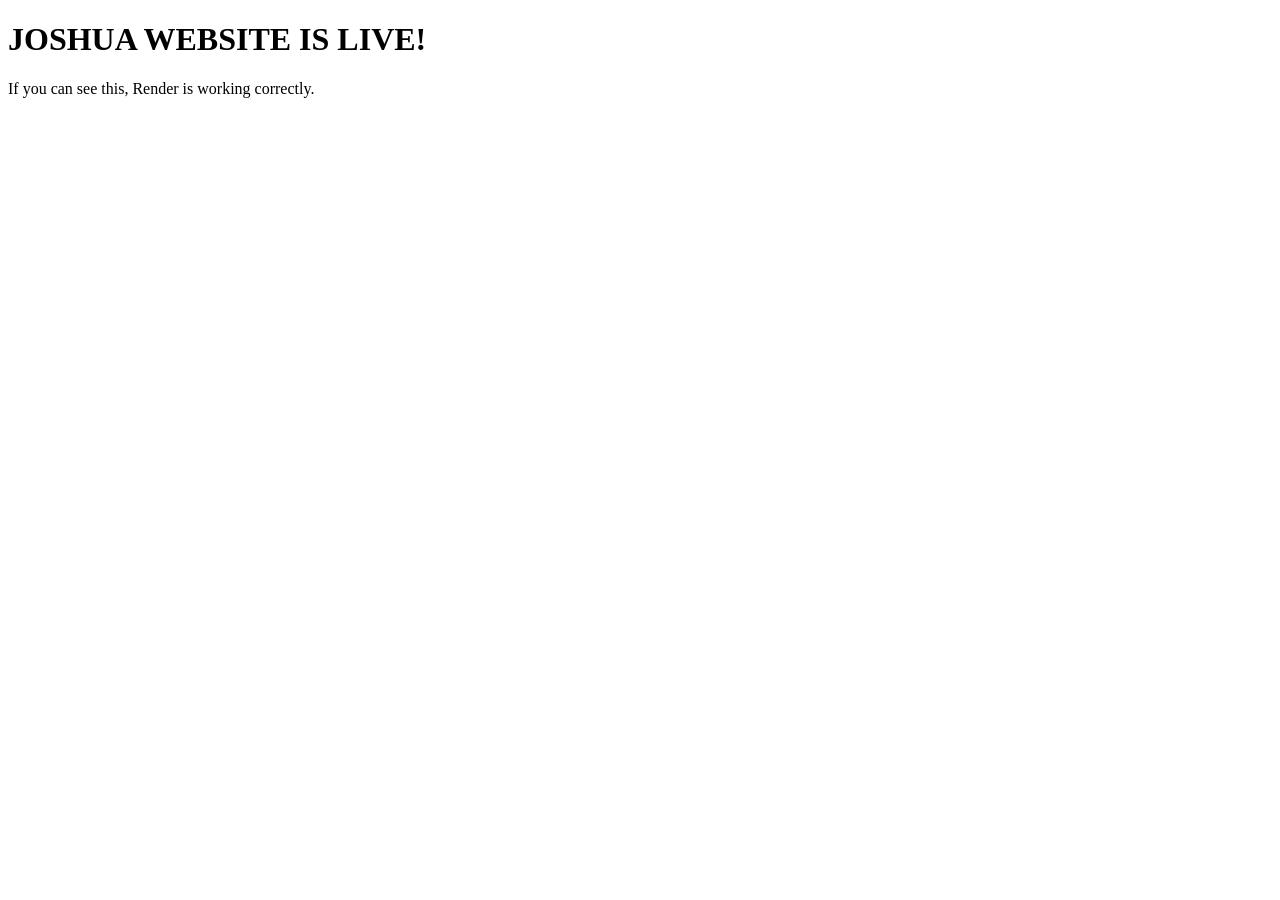
<file: index.html>
<!DOCTYPE html>
<html>
<head>
    <title>Joshua Website</title>
</head>
<body>
    <h1>JOSHUA WEBSITE IS LIVE!</h1>
    <p>If you can see this, Render is working correctly.</p>
</body>
</html>
</file>
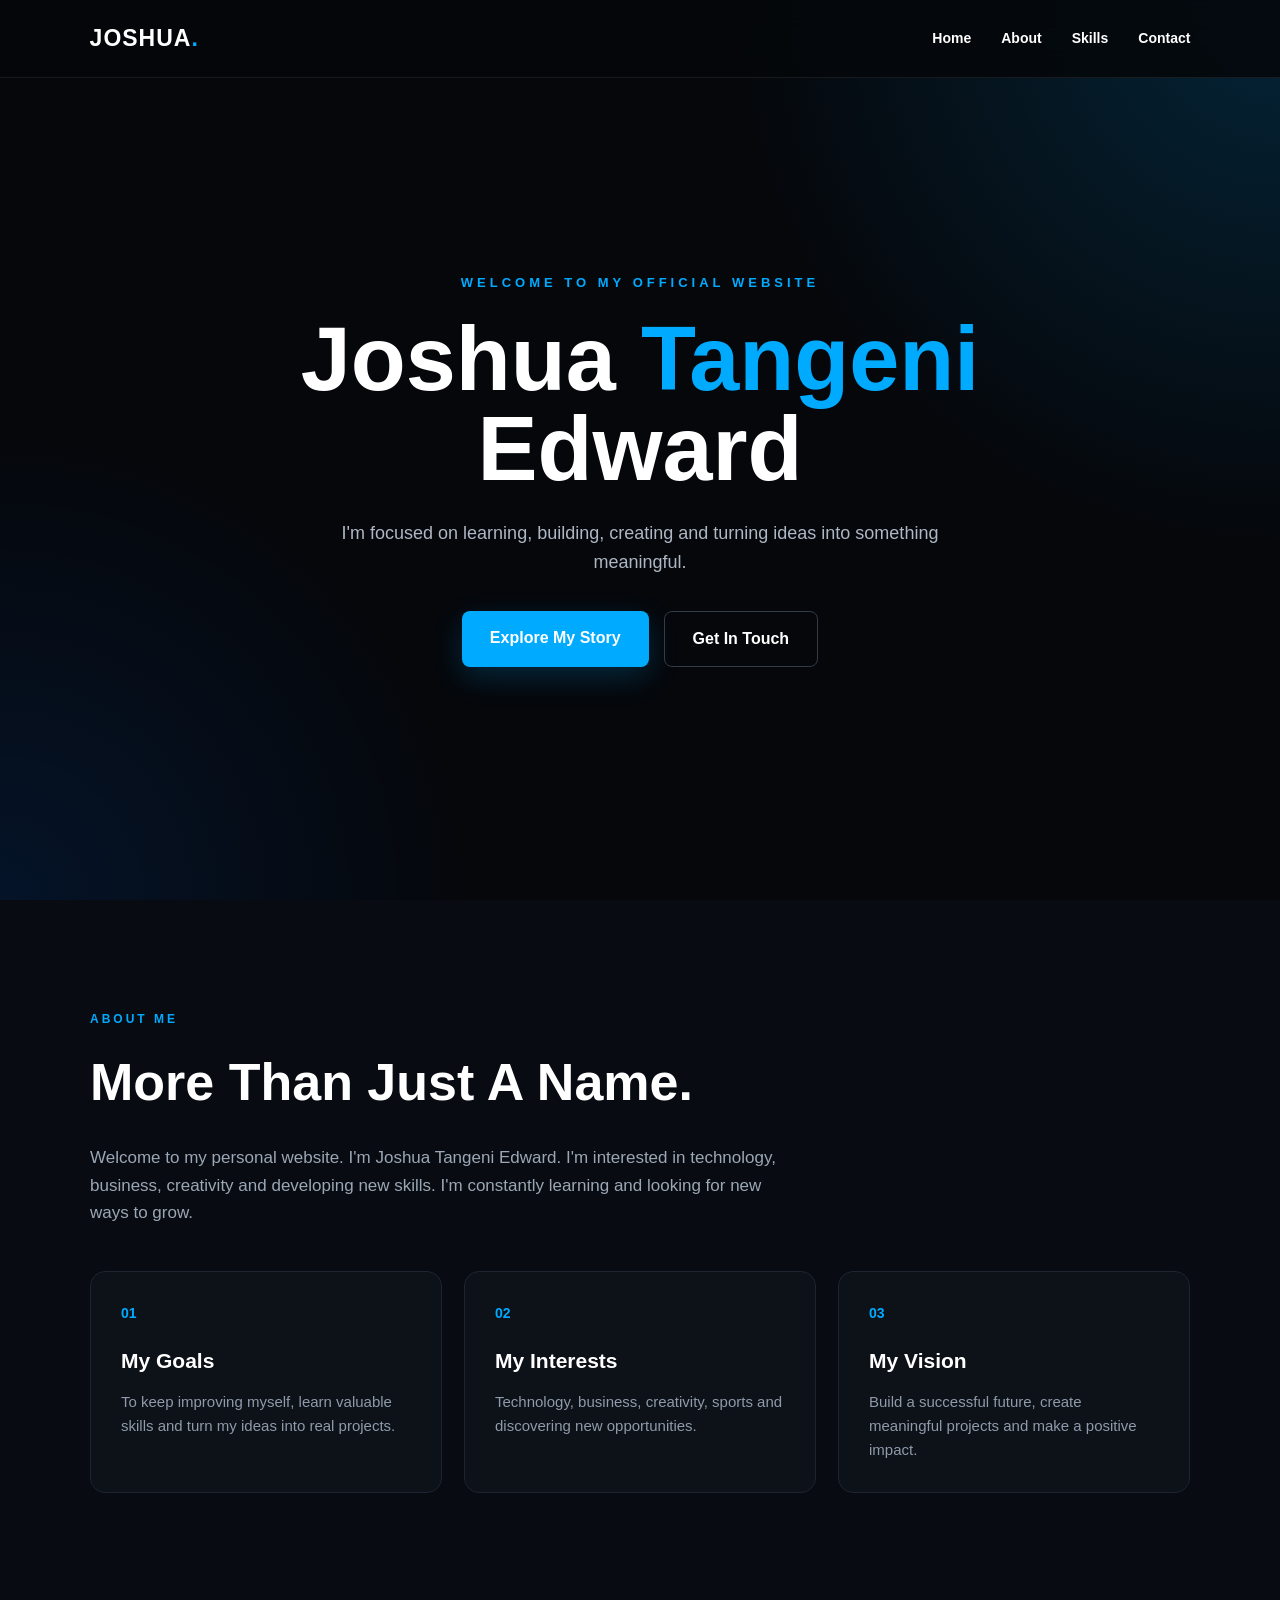
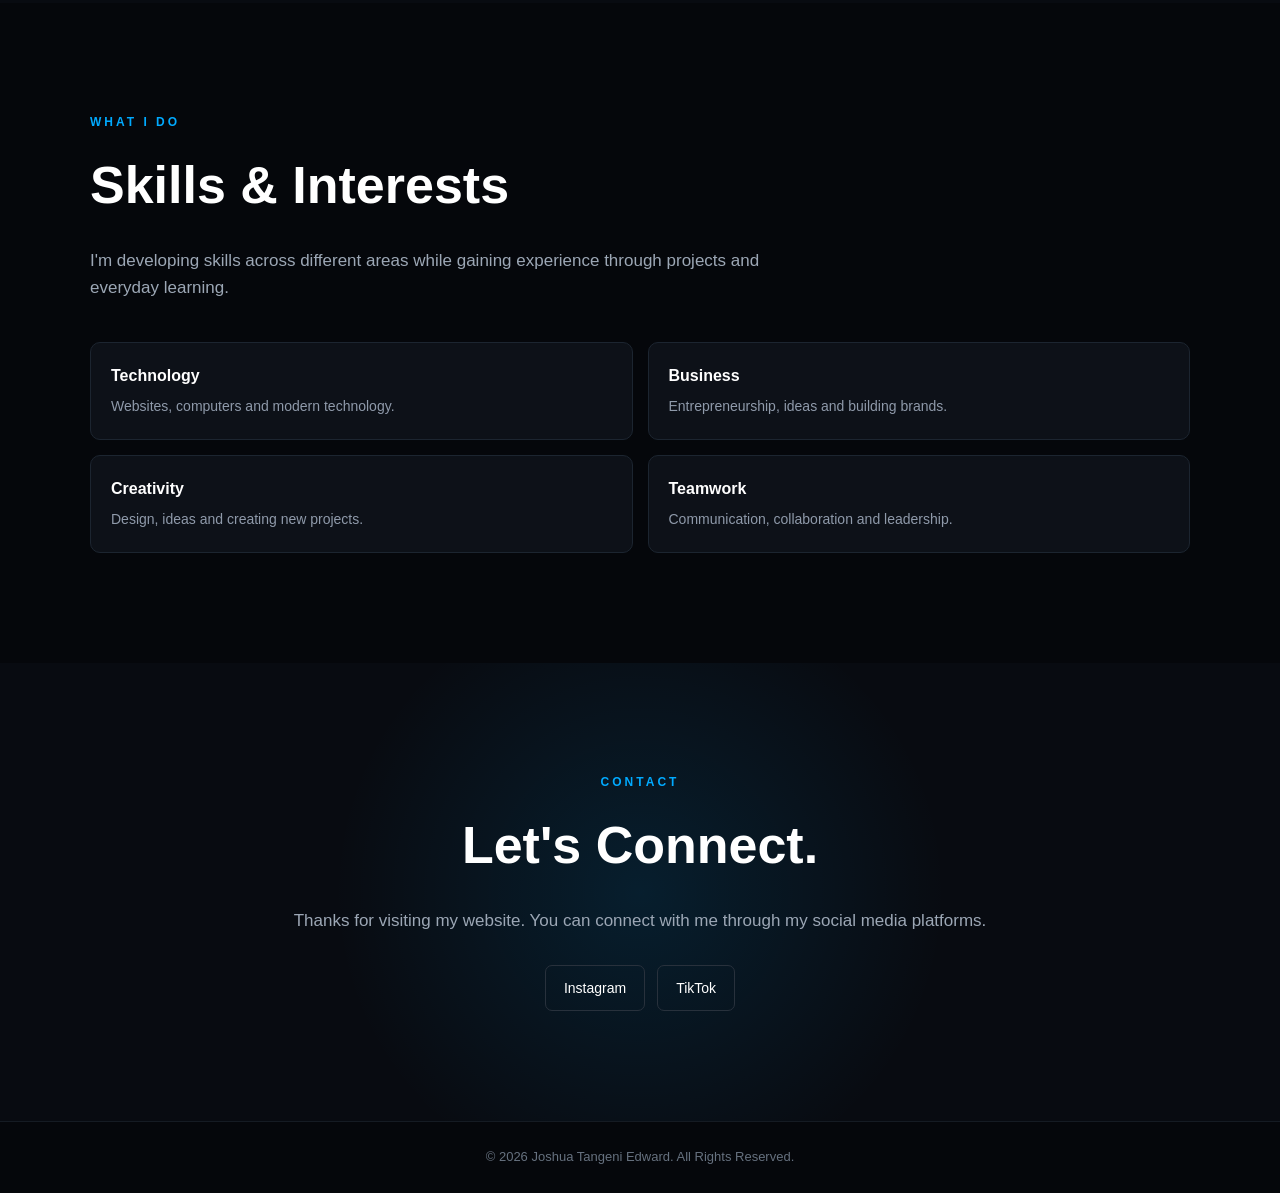
<file: templates/index.html>
<!DOCTYPE html>
<html lang="en">
<head>
    <meta charset="UTF-8">
    <meta name="viewport" content="width=device-width, initial-scale=1.0">

    <title>Joshua Tangeni Edward | Official Website</title>

    <meta name="description" content="Official personal website of Joshua Tangeni Edward.">

    <style>
        * {
            margin: 0;
            padding: 0;
            box-sizing: border-box;
        }

        html {
            scroll-behavior: smooth;
        }

        body {
            font-family: Arial, Helvetica, sans-serif;
            background: #05070b;
            color: #ffffff;
            line-height: 1.6;
        }

        /* NAVIGATION */

        header {
            position: fixed;
            top: 0;
            left: 0;
            width: 100%;
            padding: 20px 7%;
            display: flex;
            justify-content: space-between;
            align-items: center;
            background: rgba(5, 7, 11, 0.88);
            backdrop-filter: blur(15px);
            border-bottom: 1px solid rgba(255,255,255,0.08);
            z-index: 1000;
        }

        .logo {
            font-size: 23px;
            font-weight: 800;
            letter-spacing: 1px;
        }

        .logo span {
            color: #00aaff;
        }

        nav {
            display: flex;
            gap: 30px;
        }

        nav a {
            color: #ffffff;
            text-decoration: none;
            font-size: 14px;
            font-weight: 600;
            transition: 0.3s;
        }

        nav a:hover {
            color: #00aaff;
        }

        /* HERO */

        .hero {
            min-height: 100vh;
            display: flex;
            align-items: center;
            justify-content: center;
            text-align: center;
            padding: 120px 7% 80px;

            background:
                radial-gradient(circle at top right, rgba(0,170,255,0.18), transparent 35%),
                radial-gradient(circle at bottom left, rgba(0,110,255,0.12), transparent 30%),
                #05070b;
        }

        .hero-content {
            max-width: 850px;
        }

        .small-title {
            color: #00aaff;
            text-transform: uppercase;
            letter-spacing: 4px;
            font-size: 13px;
            font-weight: bold;
            margin-bottom: 20px;
        }

        .hero h1 {
            font-size: clamp(48px, 8vw, 90px);
            line-height: 1;
            margin-bottom: 25px;
            font-weight: 900;
        }

        .hero h1 span {
            color: #00aaff;
        }

        .hero p {
            max-width: 650px;
            margin: auto;
            color: #aeb7c4;
            font-size: 18px;
            margin-bottom: 35px;
        }

        .buttons {
            display: flex;
            justify-content: center;
            gap: 15px;
            flex-wrap: wrap;
        }

        .btn {
            display: inline-block;
            padding: 14px 28px;
            border-radius: 8px;
            text-decoration: none;
            font-weight: 700;
            transition: 0.3s;
        }

        .primary {
            background: #00aaff;
            color: #ffffff;
            box-shadow: 0 10px 30px rgba(0,170,255,0.2);
        }

        .primary:hover {
            transform: translateY(-4px);
            box-shadow: 0 15px 40px rgba(0,170,255,0.35);
        }

        .secondary {
            border: 1px solid #333b47;
            color: white;
        }

        .secondary:hover {
            border-color: #00aaff;
            color: #00aaff;
        }

        /* GENERAL SECTIONS */

        section {
            padding: 110px 7%;
        }

        .section-label {
            color: #00aaff;
            text-transform: uppercase;
            letter-spacing: 3px;
            font-size: 12px;
            font-weight: bold;
            margin-bottom: 12px;
        }

        .section-title {
            font-size: clamp(32px, 5vw, 52px);
            margin-bottom: 20px;
        }

        .section-text {
            max-width: 700px;
            color: #9ca7b5;
            font-size: 17px;
        }

        /* ABOUT */

        .about {
            background: #080b11;
        }

        .about-container {
            max-width: 1100px;
            margin: auto;
        }

        /* CARDS */

        .cards {
            display: grid;
            grid-template-columns: repeat(3, 1fr);
            gap: 22px;
            margin-top: 45px;
        }

        .card {
            padding: 30px;
            background: #0d1118;
            border: 1px solid #1c2530;
            border-radius: 15px;
            transition: 0.35s;
        }

        .card:hover {
            transform: translateY(-8px);
            border-color: #00aaff;
            box-shadow: 0 15px 40px rgba(0,0,0,0.3);
        }

        .card-number {
            color: #00aaff;
            font-size: 14px;
            font-weight: bold;
            margin-bottom: 20px;
        }

        .card h3 {
            font-size: 21px;
            margin-bottom: 12px;
        }

        .card p {
            color: #8f9aaa;
            font-size: 15px;
        }

        /* SKILLS */

        .skills {
            background: #05070b;
        }

        .skills-container {
            max-width: 1100px;
            margin: auto;
        }

        .skill-list {
            display: grid;
            grid-template-columns: repeat(2, 1fr);
            gap: 15px;
            margin-top: 40px;
        }

        .skill {
            padding: 20px;
            background: #0d1118;
            border: 1px solid #1c2530;
            border-radius: 10px;
        }

        .skill strong {
            display: block;
            margin-bottom: 5px;
        }

        .skill span {
            color: #8f9aaa;
            font-size: 14px;
        }

        /* CONTACT */

        .contact {
            text-align: center;
            background:
                radial-gradient(circle, rgba(0,170,255,0.12), transparent 45%),
                #080b11;
        }

        .contact-content {
            max-width: 700px;
            margin: auto;
        }

        .contact .section-text {
            margin: auto auto 30px;
        }

        /* SOCIALS */

        .socials {
            display: flex;
            justify-content: center;
            gap: 12px;
            margin-top: 30px;
            flex-wrap: wrap;
        }

        .social {
            padding: 11px 18px;
            border: 1px solid #28313c;
            border-radius: 7px;
            color: #ffffff;
            text-decoration: none;
            font-size: 14px;
            transition: 0.3s;
        }

        .social:hover {
            border-color: #00aaff;
            color: #00aaff;
        }

        /* FOOTER */

        footer {
            padding: 25px 7%;
            text-align: center;
            border-top: 1px solid #151b23;
            color: #66717f;
            font-size: 13px;
            background: #05070b;
        }

        /* MOBILE */

        @media (max-width: 800px) {

            header {
                padding: 18px 5%;
            }

            nav {
                gap: 12px;
            }

            nav a {
                font-size: 12px;
            }

            section {
                padding: 85px 6%;
            }

            .cards {
                grid-template-columns: 1fr;
            }

            .skill-list {
                grid-template-columns: 1fr;
            }

            .hero {
                padding-left: 6%;
                padding-right: 6%;
            }

            .hero p {
                font-size: 16px;
            }
        }

        @media (max-width: 500px) {

            .logo {
                font-size: 18px;
            }

            nav {
                gap: 8px;
            }

            nav a {
                font-size: 10px;
            }

            .hero h1 {
                font-size: 48px;
            }
        }
    </style>
</head>

<body>

<!-- NAVIGATION -->

<header>
    <div class="logo">
        JOSHUA<span>.</span>
    </div>

    <nav>
        <a href="#home">Home</a>
        <a href="#about">About</a>
        <a href="#skills">Skills</a>
        <a href="#contact">Contact</a>
    </nav>
</header>


<!-- HERO -->

<section class="hero" id="home">

    <div class="hero-content">

        <div class="small-title">
            Welcome to my official website
        </div>

        <h1>
            Joshua <span>Tangeni</span> Edward
        </h1>

        <p>
            I'm focused on learning, building, creating and turning ideas
            into something meaningful.
        </p>

        <div class="buttons">

            <a href="#about" class="btn primary">
                Explore My Story
            </a>

            <a href="#contact" class="btn secondary">
                Get In Touch
            </a>

        </div>

    </div>

</section>


<!-- ABOUT -->

<section class="about" id="about">

    <div class="about-container">

        <div class="section-label">
            About Me
        </div>

        <h2 class="section-title">
            More Than Just A Name.
        </h2>

        <p class="section-text">
            Welcome to my personal website. I'm Joshua Tangeni Edward.
            I'm interested in technology, business, creativity and
            developing new skills. I'm constantly learning and looking
            for new ways to grow.
        </p>

        <div class="cards">

            <div class="card">

                <div class="card-number">
                    01
                </div>

                <h3>
                    My Goals
                </h3>

                <p>
                    To keep improving myself, learn valuable skills and
                    turn my ideas into real projects.
                </p>

            </div>


            <div class="card">

                <div class="card-number">
                    02
                </div>

                <h3>
                    My Interests
                </h3>

                <p>
                    Technology, business, creativity, sports and discovering
                    new opportunities.
                </p>

            </div>


            <div class="card">

                <div class="card-number">
                    03
                </div>

                <h3>
                    My Vision
                </h3>

                <p>
                    Build a successful future, create meaningful projects
                    and make a positive impact.
                </p>

            </div>

        </div>

    </div>

</section>


<!-- SKILLS -->

<section class="skills" id="skills">

    <div class="skills-container">

        <div class="section-label">
            What I Do
        </div>

        <h2 class="section-title">
            Skills & Interests
        </h2>

        <p class="section-text">
            I'm developing skills across different areas while gaining
            experience through projects and everyday learning.
        </p>


        <div class="skill-list">

            <div class="skill">
                <strong>Technology</strong>
                <span>Websites, computers and modern technology.</span>
            </div>

            <div class="skill">
                <strong>Business</strong>
                <span>Entrepreneurship, ideas and building brands.</span>
            </div>

            <div class="skill">
                <strong>Creativity</strong>
                <span>Design, ideas and creating new projects.</span>
            </div>

            <div class="skill">
                <strong>Teamwork</strong>
                <span>Communication, collaboration and leadership.</span>
            </div>

        </div>

    </div>

</section>


<!-- CONTACT -->

<section class="contact" id="contact">

    <div class="contact-content">

        <div class="section-label">
            Contact
        </div>

        <h2 class="section-title">
            Let's Connect.
        </h2>

        <p class="section-text">
            Thanks for visiting my website. You can connect with me
            through my social media platforms.
        </p>


        <div class="socials">

            <a
                class="social"
                href="https://www.instagram.com/dxmn.jjosh/"
                target="_blank"
            >
                Instagram
            </a>

            <a
                class="social"
                href="https://www.tiktok.com/@0ctobersveryown21"
                target="_blank"
            >
                TikTok
            </a>

        </div>

    </div>

</section>


<!-- FOOTER -->

<footer>

    © 2026 Joshua Tangeni Edward. All Rights Reserved.

</footer>

</body>
</html>
</file>
